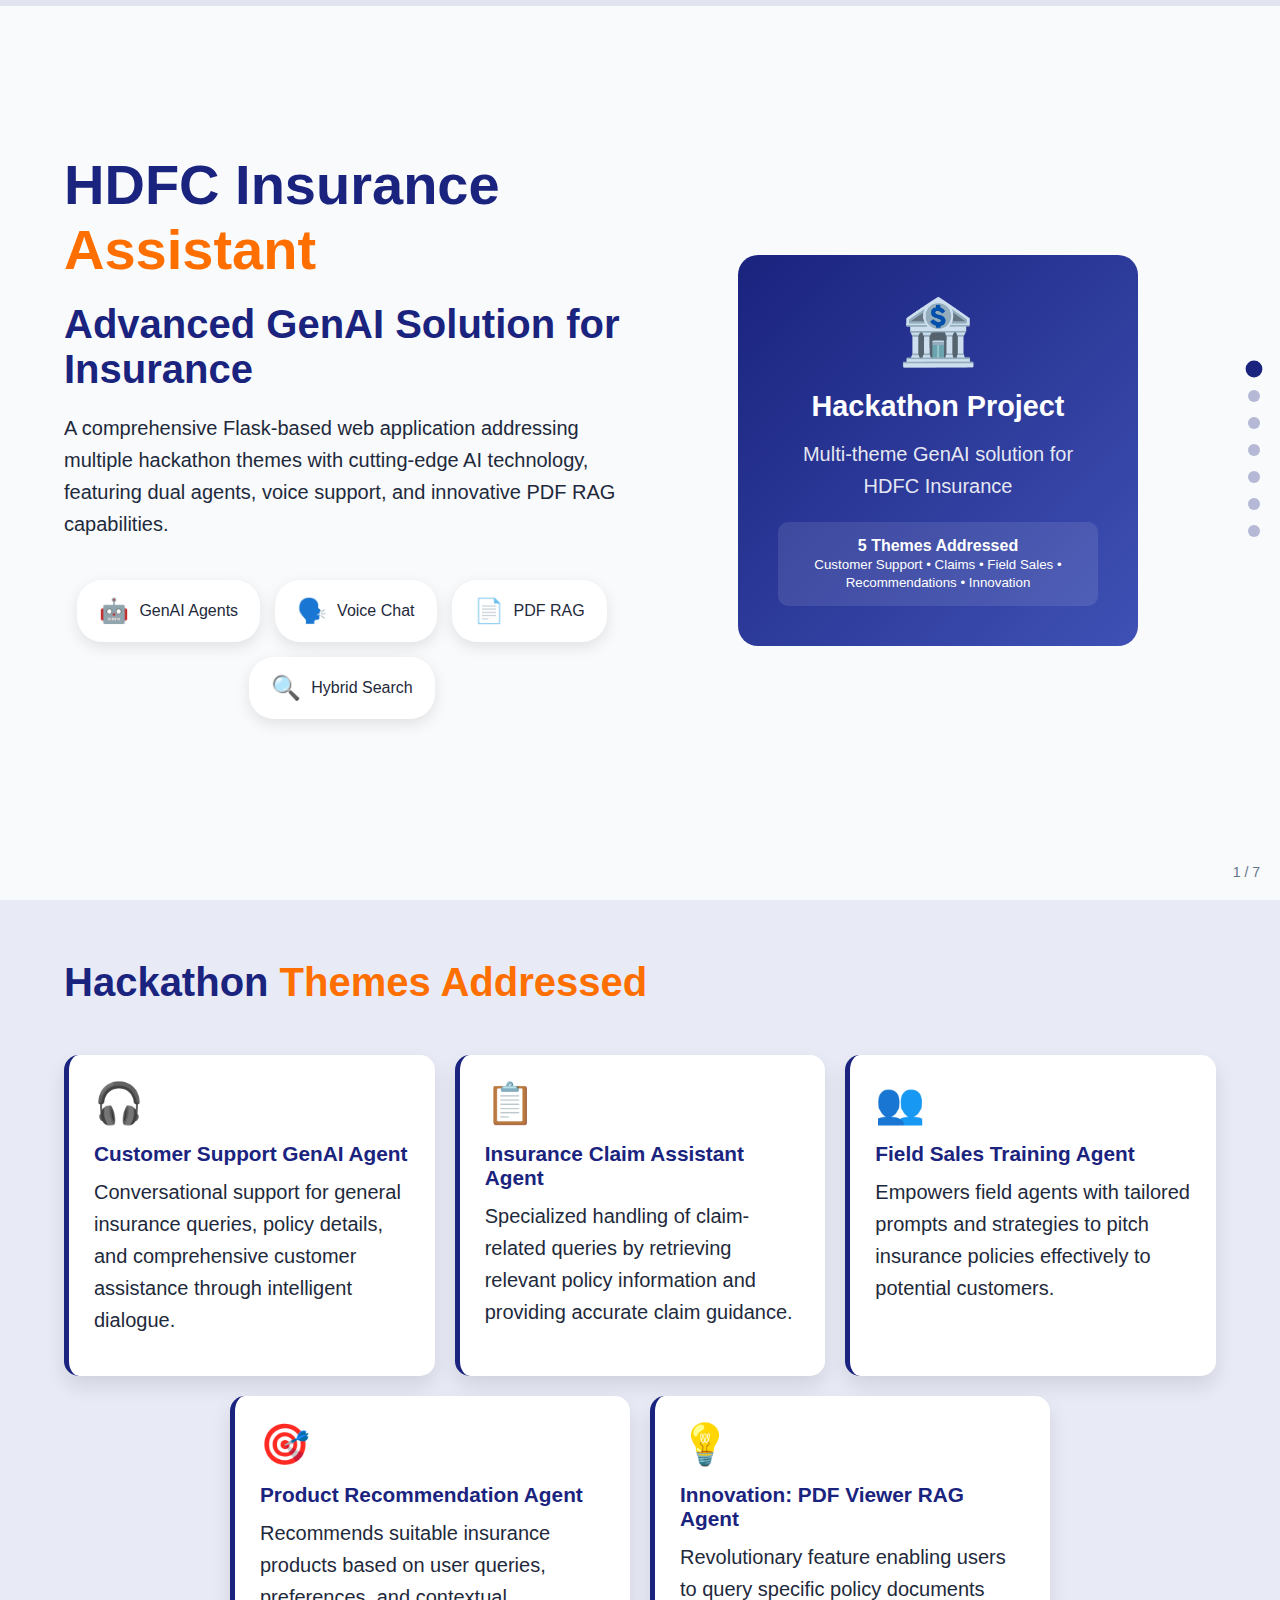
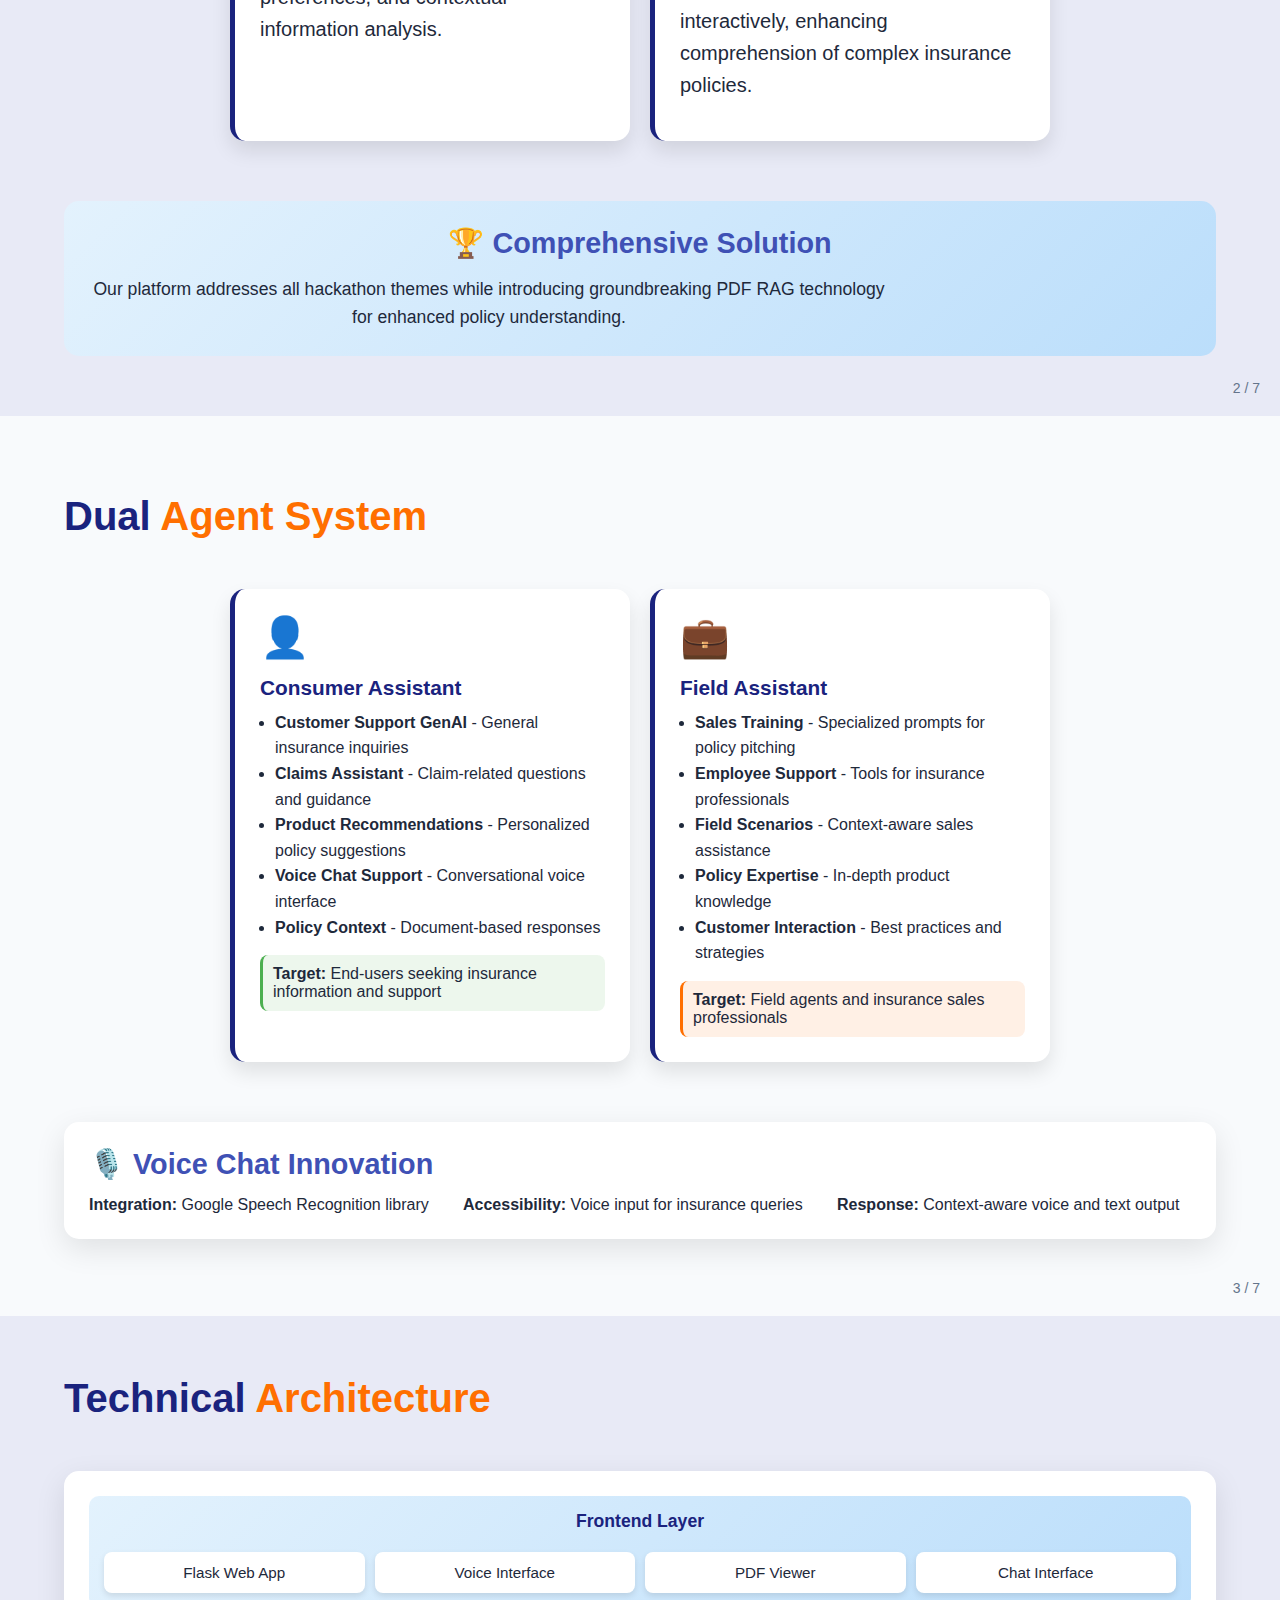
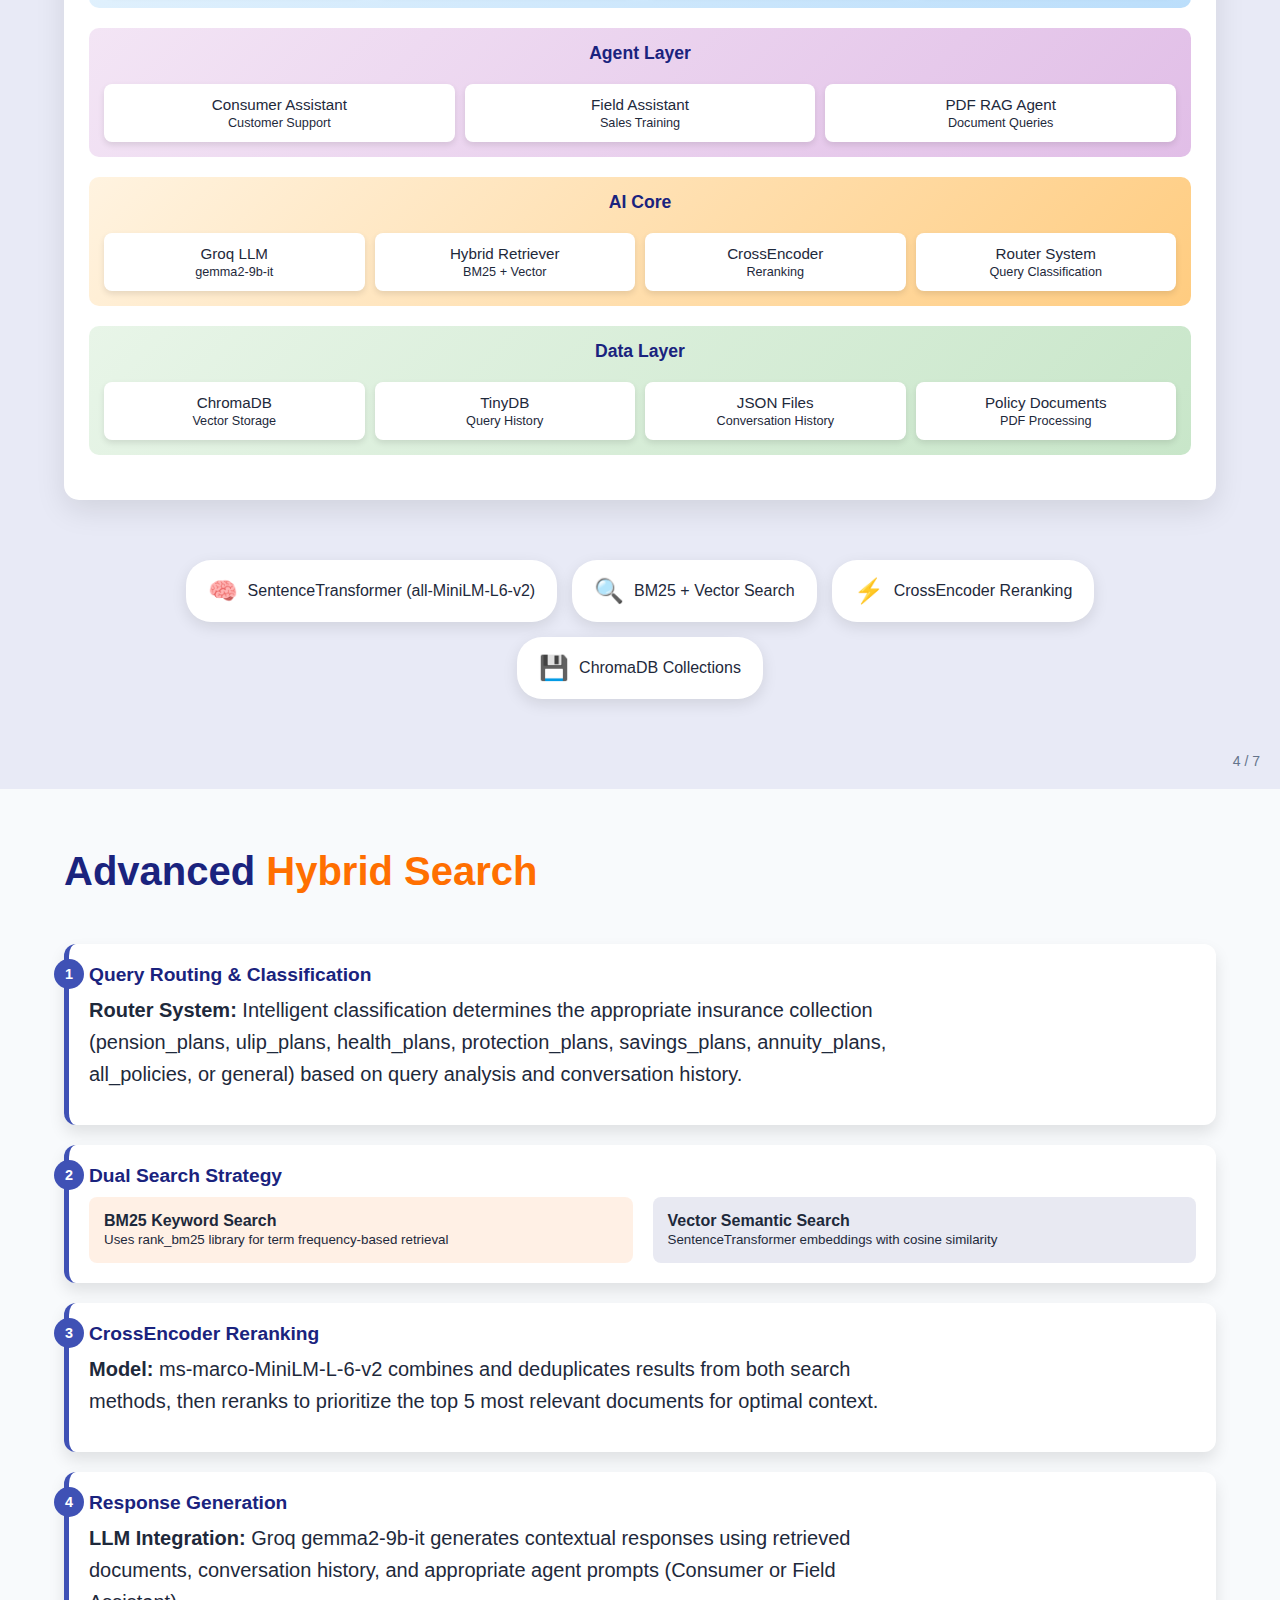
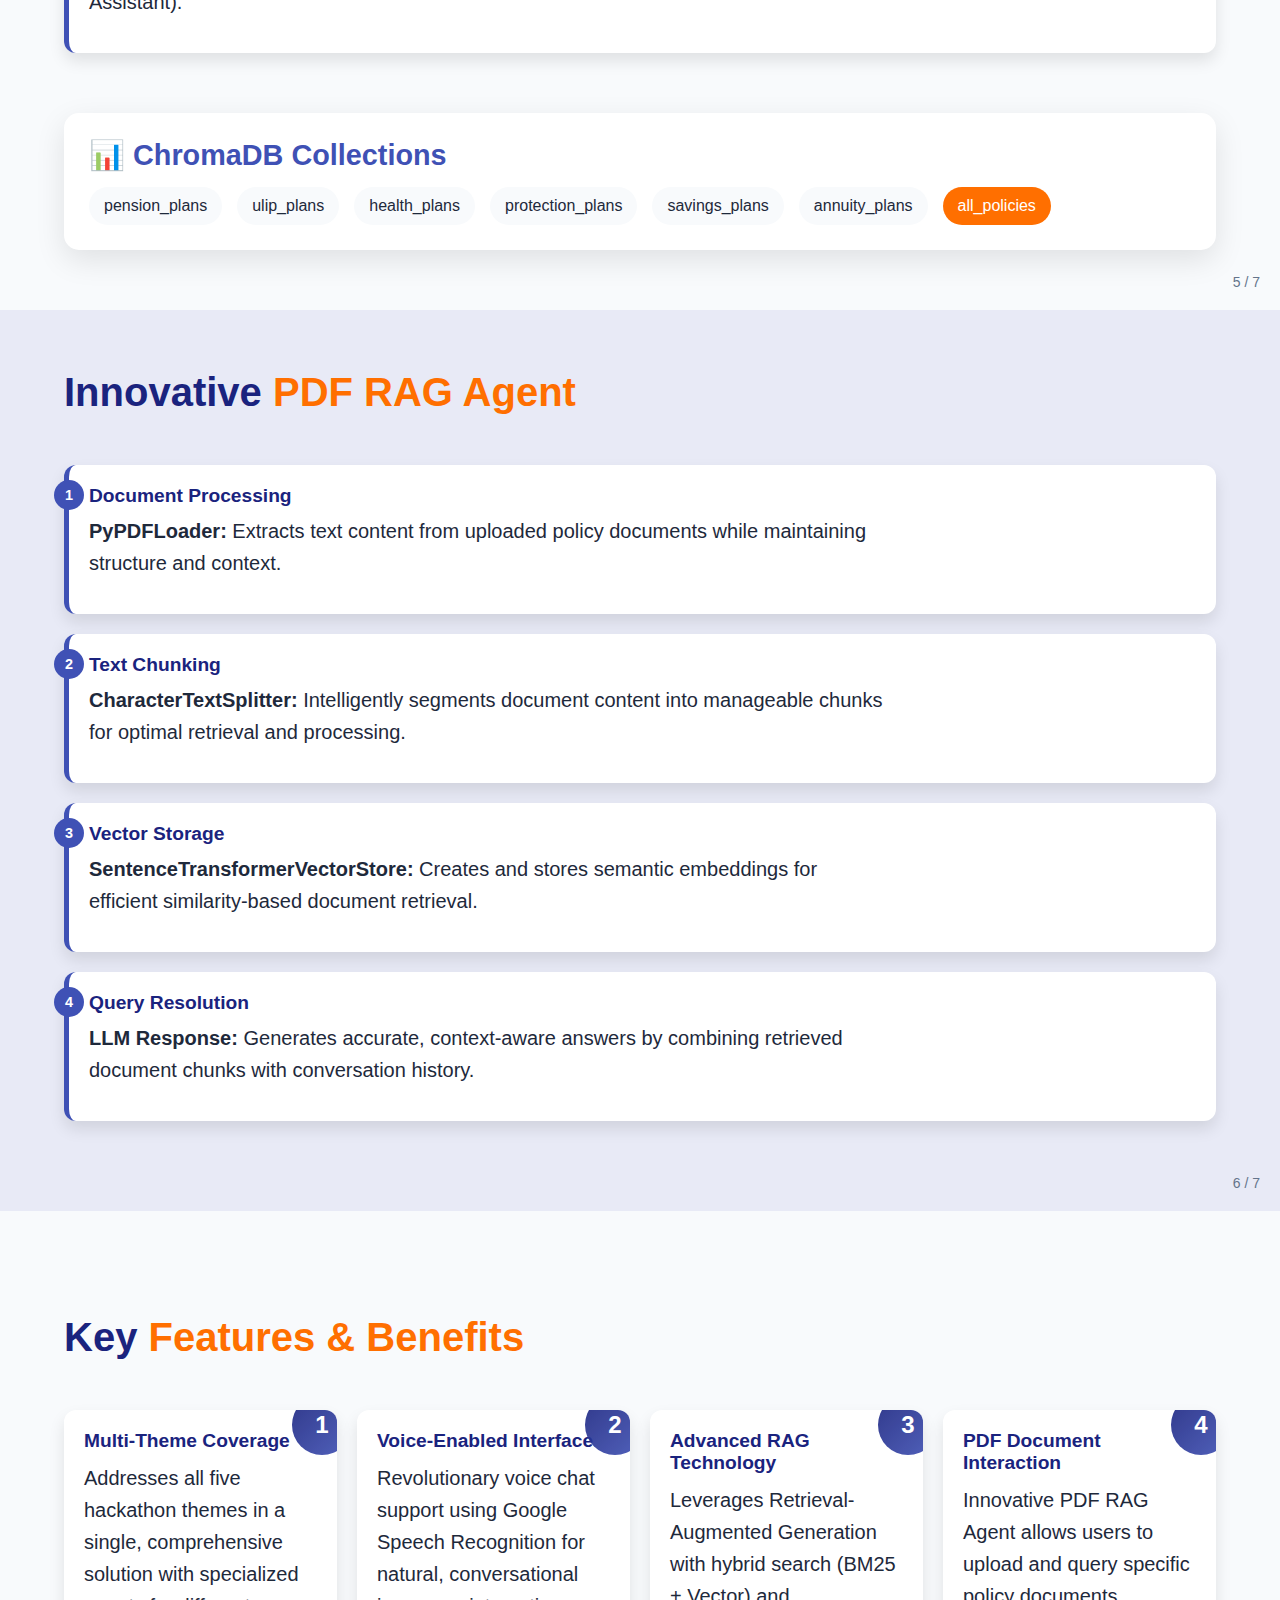
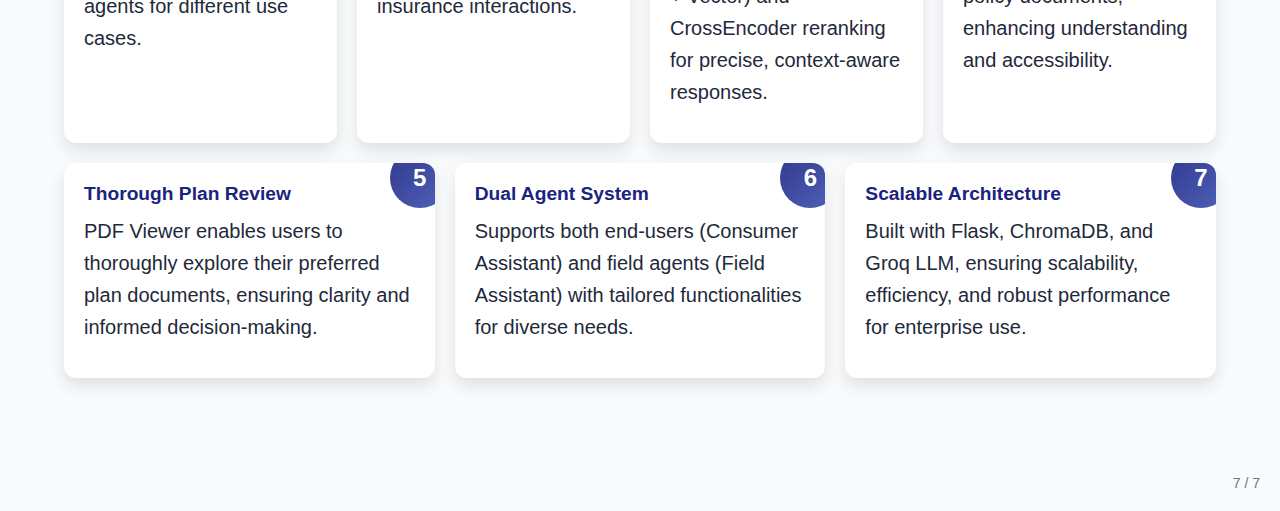
<file: templates/For_ppt_ignore_this.html>
<!DOCTYPE html>
<html lang="en">
<head>
  <meta charset="UTF-8" />
  <meta name="viewport" content="width=device-width, initial-scale=1.0" />
  <meta name="description" content="HDFC Insurance Assistant: Advanced GenAI solution addressing multiple hackathon themes with RAG technology and voice support." />
  <title>HDFC Insurance Assistant - Hackathon Solution</title>
  <style>
    :root {
      --primary-color: #1a237e;
      --secondary-color: #3f51b5;
      --accent-color: #ff6f00;
      --text-color: #1e293b;
      --bg-light: #f8fafc;
      --bg-dark: #e8eaf6;
      --success-color: #4caf50;
      --shadow: rgba(0, 0, 0, 0.1);
    }

    * {
      margin: 0;
      padding: 0;
      box-sizing: border-box;
      font-family: 'Segoe UI', Tahoma, Geneva, Verdana, sans-serif;
    }

    html {
      scroll-behavior: smooth;
    }

    body {
      background-color: var(--bg-light);
      color: var(--text-color);
      overflow-x: hidden;
    }

    .slide {
      min-height: 100vh;
      padding: 60px 5%;
      display: flex;
      flex-direction: column;
      justify-content: center;
      position: relative;
      scroll-snap-align: start;
    }

    .slide:nth-child(odd) {
      background-color: var(--bg-light);
    }

    .slide:nth-child(even) {
      background-color: var(--bg-dark);
    }

    h1, h2 {
      color: var(--primary-color);
      margin-bottom: 20px;
    }

    h1 {
      font-size: 3.5rem;
      font-weight: 700;
    }

    h2 {
      font-size: 2.5rem;
      font-weight: 600;
    }

    h3 {
      font-size: 1.8rem;
      font-weight: 600;
      color: var(--secondary-color);
      margin-bottom: 15px;
    }

    p {
      font-size: 1.25rem;
      line-height: 1.6;
      margin-bottom: 15px;
      max-width: 800px;
    }

    .accent {
      color: var(--accent-color);
    }

    .container {
      display: flex;
      justify-content: space-between;
      align-items: center;
      flex-wrap: wrap;
      gap: 40px;
    }

    .content {
      flex: 1;
      min-width: 300px;
    }

    .visual {
      flex: 1;
      min-width: 300px;
      display: flex;
      justify-content: center;
    }

    /* Feature Cards */
    .features {
      display: flex;
      flex-wrap: wrap;
      gap: 20px;
      justify-content: center;
      margin: 30px 0;
    }

    .feature-card {
      background: white;
      padding: 25px;
      border-radius: 15px;
      box-shadow: 0 10px 20px var(--shadow);
      flex: 1;
      min-width: 280px;
      max-width: 400px;
      transition: transform 0.3s ease;
      border-left: 5px solid var(--primary-color);
    }

    .feature-card:hover {
      transform: translateY(-5px);
    }

    .feature-icon {
      font-size: 40px;
      color: var(--accent-color);
      margin-bottom: 15px;
    }

    .feature-title {
      font-size: 1.3rem;
      font-weight: 600;
      margin-bottom: 10px;
      color: var(--primary-color);
    }

    /* Architecture Diagram */
    .architecture {
      background: white;
      border-radius: 15px;
      padding: 25px;
      box-shadow: 0 10px 30px var(--shadow);
      margin: 30px 0;
    }

    .arch-layer {
      display: flex;
      margin-bottom: 20px;
      justify-content: space-between;
      padding: 15px;
      border-radius: 10px;
      flex-wrap: wrap;
      gap: 10px;
    }

    .arch-layer.frontend {
      background: linear-gradient(135deg, #e3f2fd, #bbdefb);
    }

    .arch-layer.agents {
      background: linear-gradient(135deg, #f3e5f5, #e1bee7);
    }

    .arch-layer.core {
      background: linear-gradient(135deg, #fff3e0, #ffcc80);
    }

    .arch-layer.data {
      background: linear-gradient(135deg, #e8f5e8, #c8e6c9);
    }

    .arch-component {
      background: white;
      padding: 12px 18px;
      border-radius: 8px;
      text-align: center;
      box-shadow: 0 3px 6px rgba(0,0,0,0.1);
      flex: 1;
      min-width: 150px;
      font-size: 0.95rem;
      font-weight: 500;
    }

    .arch-title {
      font-weight: bold;
      margin-bottom: 10px;
      color: var(--primary-color);
      width: 100%;
      text-align: center;
      font-size: 1.1rem;
    }

    /* Workflow Steps */
    .workflow {
      display: flex;
      flex-direction: column;
      gap: 20px;
      margin: 30px 0;
    }

    .workflow-step {
      background: white;
      padding: 20px;
      border-radius: 12px;
      box-shadow: 0 8px 16px var(--shadow);
      border-left: 5px solid var(--secondary-color);
      position: relative;
    }

    .workflow-step::before {
      content: attr(data-step);
      position: absolute;
      left: -15px;
      top: 15px;
      background: var(--secondary-color);
      color: white;
      width: 30px;
      height: 30px;
      border-radius: 50%;
      display: flex;
      align-items: center;
      justify-content: center;
      font-weight: bold;
      font-size: 0.9rem;
    }

    .step-title {
      font-size: 1.2rem;
      font-weight: 600;
      color: var(--primary-color);
      margin-bottom: 8px;
    }

    /* Tech Stack */
    .tech-stack {
      display: flex;
      flex-wrap: wrap;
      gap: 15px;
      margin: 30px 0;
      justify-content: center;
    }

    .tech-item {
      background: white;
      padding: 15px 20px;
      border-radius: 25px;
      box-shadow: 0 5px 15px var(--shadow);
      display: flex;
      align-items: center;
      gap: 10px;
      font-weight: 500;
      border: 2px solid transparent;
      transition: all 0.3s ease;
    }

    .tech-item:hover {
      border-color: var(--accent-color);
      transform: translateY(-2px);
    }

    .tech-icon {
      font-size: 1.5rem;
    }

    /* Benefits */
    .benefits {
      display: flex;
      flex-wrap: wrap;
      gap: 20px;
      margin: 30px 0;
    }

    .benefit {
      background: white;
      padding: 20px;
      border-radius: 12px;
      box-shadow: 0 8px 16px var(--shadow);
      flex: 1;
      min-width: 250px;
      position: relative;
      overflow: hidden;
    }

    .benefit-number {
      position: absolute;
      top: -15px;
      right: -15px;
      width: 60px;
      height: 60px;
      border-radius: 50%;
      background: linear-gradient(135deg, var(--primary-color), var(--secondary-color));
      color: white;
      display: flex;
      align-items: center;
      justify-content: center;
      font-size: 24px;
      font-weight: bold;
      opacity: 0.9;
    }

    .benefit-title {
      font-size: 1.2rem;
      font-weight: 600;
      margin-bottom: 10px;
      color: var(--primary-color);
    }

    /* Progress Bar */
    .progress-container {
      position: fixed;
      top: 0;
      z-index: 1000;
      width: 100%;
      height: 6px;
      background: rgba(26, 35, 126, 0.1);
    }

    .progress-bar {
      height: 6px;
      background: var(--primary-color);
      width: 0%;
      transition: width 0.3s ease;
    }

    /* Navigation Dots */
    .nav-dots {
      position: fixed;
      right: 20px;
      top: 50%;
      transform: translateY(-50%);
      display: flex;
      flex-direction: column;
      gap: 15px;
      z-index: 100;
    }

    .nav-dot {
      width: 12px;
      height: 12px;
      border-radius: 50%;
      background-color: rgba(26, 35, 126, 0.3);
      cursor: pointer;
      transition: all 0.3s ease;
    }

    .nav-dot.active {
      background-color: var(--primary-color);
      transform: scale(1.4);
    }

    .page-number {
      position: absolute;
      bottom: 20px;
      right: 20px;
      font-size: 14px;
      color: #64748b;
    }

    /* Animations */
    @keyframes fadeInUp {
      from {
        opacity: 0;
        transform: translateY(30px);
      }
      to {
        opacity: 1;
        transform: translateY(0);
      }
    }

    .slide.visible {
      animation: fadeInUp 0.6s ease-out;
    }

    /* Responsive Design */
    @media (max-width: 768px) {
      h1 {
        font-size: 2.5rem;
      }

      h2 {
        font-size: 2rem;
      }

      .slide {
        padding: 40px 3%;
      }

      .nav-dots {
        display: none;
      }

      .container {
        flex-direction: column;
      }

      .tech-stack {
        justify-content: flex-start;
      }

      .arch-layer {
        flex-direction: column;
      }
    }
  </style>
</head>
<body>
  <!-- Progress Bar -->
  <div class="progress-container">
    <div class="progress-bar" id="progressBar"></div>
  </div>

  <!-- Navigation Dots -->
  <div class="nav-dots">
    <div class="nav-dot active" data-slide="0"></div>
    <div class="nav-dot" data-slide="1"></div>
    <div class="nav-dot" data-slide="2"></div>
    <div class="nav-dot" data-slide="3"></div>
    <div class="nav-dot" data-slide="4"></div>
    <div class="nav-dot" data-slide="5"></div>
    <div class="nav-dot" data-slide="6"></div>
  </div>

  <!-- Title Slide -->
  <section class="slide" id="title">
    <div class="container">
      <div class="content">
        <h1>HDFC Insurance <span class="accent">Assistant</span></h1>
        <h2>Advanced GenAI Solution for Insurance</h2>
        
        <p>
          A comprehensive Flask-based web application addressing multiple hackathon themes with cutting-edge AI technology, featuring dual agents, voice support, and innovative PDF RAG capabilities.
        </p>
        
        <div class="tech-stack" style="margin-top: 40px;">
          <div class="tech-item">
            <span class="tech-icon">🤖</span>
            <span>GenAI Agents</span>
          </div>
          <div class="tech-item">
            <span class="tech-icon">🗣️</span>
            <span>Voice Chat</span>
          </div>
          <div class="tech-item">
            <span class="tech-icon">📄</span>
            <span>PDF RAG</span>
          </div>
          <div class="tech-item">
            <span class="tech-icon">🔍</span>
            <span>Hybrid Search</span>
          </div>
        </div>
      </div>
      
      <div class="visual">
        <div style="background: linear-gradient(135deg, var(--primary-color), var(--secondary-color)); border-radius: 20px; padding: 40px; color: white; text-align: center; max-width: 400px;">
          <div style="font-size: 4rem; margin-bottom: 20px;">🏦</div>
          <h3 style="color: white; margin-bottom: 15px;">Hackathon Project</h3>
          <p style="margin-bottom: 20px; color: rgba(255,255,255,0.9);">Multi-theme GenAI solution for HDFC Insurance</p>
          <div style="background: rgba(255,255,255,0.1); padding: 15px; border-radius: 10px;">
            <strong>5 Themes Addressed</strong><br>
            <small>Customer Support • Claims • Field Sales • Recommendations • Innovation</small>
          </div>
        </div>
      </div>
    </div>
    
    <span class="page-number">1 / 7</span>
  </section>

  <!-- Hackathon Themes -->
  <section class="slide" id="themes">
    <h2>Hackathon <span class="accent">Themes Addressed</span></h2>
    
    <div class="features">
      <div class="feature-card">
        <div class="feature-icon">🎧</div>
        <div class="feature-title">Customer Support GenAI Agent</div>
        <p>Conversational support for general insurance queries, policy details, and comprehensive customer assistance through intelligent dialogue.</p>
      </div>
      
      <div class="feature-card">
        <div class="feature-icon">📋</div>
        <div class="feature-title">Insurance Claim Assistant Agent</div>
        <p>Specialized handling of claim-related queries by retrieving relevant policy information and providing accurate claim guidance.</p>
      </div>
      
      <div class="feature-card">
        <div class="feature-icon">👥</div>
        <div class="feature-title">Field Sales Training Agent</div>
        <p>Empowers field agents with tailored prompts and strategies to pitch insurance policies effectively to potential customers.</p>
      </div>
      
      <div class="feature-card">
        <div class="feature-icon">🎯</div>
        <div class="feature-title">Product Recommendation Agent</div>
        <p>Recommends suitable insurance products based on user queries, preferences, and contextual information analysis.</p>
      </div>
      
      <div class="feature-card">
        <div class="feature-icon">💡</div>
        <div class="feature-title">Innovation: PDF Viewer RAG Agent</div>
        <p>Revolutionary feature enabling users to query specific policy documents interactively, enhancing comprehension of complex insurance policies.</p>
      </div>
    </div>
    
    <div style="background: linear-gradient(135deg, #e3f2fd, #bbdefb); padding: 25px; border-radius: 15px; margin-top: 30px; text-align: center;">
      <h3>🏆 Comprehensive Solution</h3>
      <p style="margin: 10px 0 0; font-size: 1.1rem;">Our platform addresses all hackathon themes while introducing groundbreaking PDF RAG technology for enhanced policy understanding.</p>
    </div>
    
    <span class="page-number">2 / 7</span>
  </section>

  <!-- Dual Agent System -->
  <section class="slide" id="agents">
    <h2>Dual <span class="accent">Agent System</span></h2>
    
    <div class="container">
      <div class="content">
        <div class="features">
          <div class="feature-card">
            <div class="feature-icon">👤</div>
            <div class="feature-title">Consumer Assistant</div>
            <ul style="margin-left: 15px; text-align: left; line-height: 1.6;">
              <li><strong>Customer Support GenAI</strong> - General insurance inquiries</li>
              <li><strong>Claims Assistant</strong> - Claim-related questions and guidance</li>
              <li><strong>Product Recommendations</strong> - Personalized policy suggestions</li>
              <li><strong>Voice Chat Support</strong> - Conversational voice interface</li>
              <li><strong>Policy Context</strong> - Document-based responses</li>
            </ul>
            <div style="margin-top: 15px; padding: 10px; background: rgba(76, 175, 80, 0.1); border-radius: 8px; border-left: 3px solid var(--success-color);">
              <strong>Target:</strong> End-users seeking insurance information and support
            </div>
          </div>
          
          <div class="feature-card">
            <div class="feature-icon">💼</div>
            <div class="feature-title">Field Assistant</div>
            <ul style="margin-left: 15px; text-align: left; line-height: 1.6;">
              <li><strong>Sales Training</strong> - Specialized prompts for policy pitching</li>
              <li><strong>Employee Support</strong> - Tools for insurance professionals</li>
              <li><strong>Field Scenarios</strong> - Context-aware sales assistance</li>
              <li><strong>Policy Expertise</strong> - In-depth product knowledge</li>
              <li><strong>Customer Interaction</strong> - Best practices and strategies</li>
            </ul>
            <div style="margin-top: 15px; padding: 10px; background: rgba(255, 111, 0, 0.1); border-radius: 8px; border-left: 3px solid var(--accent-color);">
              <strong>Target:</strong> Field agents and insurance sales professionals
            </div>
          </div>
        </div>
      </div>
    </div>
    
    <div style="background: white; padding: 25px; border-radius: 15px; margin-top: 30px; box-shadow: 0 10px 30px var(--shadow);">
      <h3>🎙️ Voice Chat Innovation</h3>
      <div style="display: flex; flex-wrap: wrap; gap: 20px; margin-top: 15px;">
        <div style="flex: 1; min-width: 200px;">
          <strong>Integration:</strong> Google Speech Recognition library
        </div>
        <div style="flex: 1; min-width: 200px;">
          <strong>Accessibility:</strong> Voice input for insurance queries
        </div>
        <div style="flex: 1; min-width: 200px;">
          <strong>Response:</strong> Context-aware voice and text output
        </div>
      </div>
    </div>
    
    <span class="page-number">3 / 7</span>
  </section>

  <!-- Technical Architecture -->
  <section class="slide" id="architecture">
    <h2>Technical <span class="accent">Architecture</span></h2>
    
    <div class="architecture">
      <div class="arch-layer frontend">
        <div class="arch-title">Frontend Layer</div>
        <div class="arch-component">Flask Web App</div>
        <div class="arch-component">Voice Interface</div>
        <div class="arch-component">PDF Viewer</div>
        <div class="arch-component">Chat Interface</div>
      </div>
      
      <div class="arch-layer agents">
        <div class="arch-title">Agent Layer</div>
        <div class="arch-component">Consumer Assistant<br><small>Customer Support</small></div>
        <div class="arch-component">Field Assistant<br><small>Sales Training</small></div>
        <div class="arch-component">PDF RAG Agent<br><small>Document Queries</small></div>
      </div>
      
      <div class="arch-layer core">
        <div class="arch-title">AI Core</div>
        <div class="arch-component">Groq LLM<br><small>gemma2-9b-it</small></div>
        <div class="arch-component">Hybrid Retriever<br><small>BM25 + Vector</small></div>
        <div class="arch-component">CrossEncoder<br><small>Reranking</small></div>
        <div class="arch-component">Router System<br><small>Query Classification</small></div>
      </div>
      
      <div class="arch-layer data">
        <div class="arch-title">Data Layer</div>
        <div class="arch-component">ChromaDB<br><small>Vector Storage</small></div>
        <div class="arch-component">TinyDB<br><small>Query History</small></div>
        <div class="arch-component">JSON Files<br><small>Conversation History</small></div>
        <div class="arch-component">Policy Documents<br><small>PDF Processing</small></div>
      </div>
    </div>
    
    <div class="tech-stack">
      <div class="tech-item">
        <span class="tech-icon">🧠</span>
        <span>SentenceTransformer (all-MiniLM-L6-v2)</span>
      </div>
      <div class="tech-item">
        <span class="tech-icon">🔍</span>
        <span>BM25 + Vector Search</span>
      </div>
      <div class="tech-item">
        <span class="tech-icon">⚡</span>
        <span>CrossEncoder Reranking</span>
      </div>
      <div class="tech-item">
        <span class="tech-icon">💾</span>
        <span>ChromaDB Collections</span>
      </div>
    </div>
    
    <span class="page-number">4 / 7</span>
  </section>

  <!-- Hybrid Search System -->
  <section class="slide" id="search">
    <h2>Advanced <span class="accent">Hybrid Search</span></h2>
    
    <div class="workflow">
      <div class="workflow-step" data-step="1">
        <div class="step-title">Query Routing & Classification</div>
        <p><strong>Router System:</strong> Intelligent classification determines the appropriate insurance collection (pension_plans, ulip_plans, health_plans, protection_plans, savings_plans, annuity_plans, all_policies, or general) based on query analysis and conversation history.</p>
      </div>
      
      <div class="workflow-step" data-step="2">
        <div class="step-title">Dual Search Strategy</div>
        <div style="display: flex; gap: 20px; margin-top: 10px; flex-wrap: wrap;">
          <div style="flex: 1; min-width: 200px; background: rgba(255, 111, 0, 0.1); padding: 15px; border-radius: 8px;">
            <strong>BM25 Keyword Search</strong><br>
            <small>Uses rank_bm25 library for term frequency-based retrieval</small>
          </div>
          <div style="flex: 1; min-width: 200px; background: rgba(26, 35, 126, 0.1); padding: 15px; border-radius: 8px;">
            <strong>Vector Semantic Search</strong><br>
            <small>SentenceTransformer embeddings with cosine similarity</small>
          </div>
        </div>
      </div>
      
      <div class="workflow-step" data-step="3">
        <div class="step-title">CrossEncoder Reranking</div>
        <p><strong>Model:</strong> ms-marco-MiniLM-L-6-v2 combines and deduplicates results from both search methods, then reranks to prioritize the top 5 most relevant documents for optimal context.</p>
      </div>
      
      <div class="workflow-step" data-step="4">
        <div class="step-title">Response Generation</div>
        <p><strong>LLM Integration:</strong> Groq gemma2-9b-it generates contextual responses using retrieved documents, conversation history, and appropriate agent prompts (Consumer or Field Assistant).</p>
      </div>
    </div>
    
    <div style="background: white; padding: 25px; border-radius: 15px; margin-top: 30px; box-shadow: 0 10px 30px var(--shadow);">
      <h3>📊 ChromaDB Collections</h3>
      <div style="display: flex; flex-wrap: wrap; gap: 15px; margin-top: 15px;">
        <div style="background: var(--bg-light); padding: 10px 15px; border-radius: 20px; font-weight: 500;">pension_plans</div>
        <div style="background: var(--bg-light); padding: 10px 15px; border-radius: 20px; font-weight: 500;">ulip_plans</div>
        <div style="background: var(--bg-light); padding: 10px 15px; border-radius: 20px; font-weight: 500;">health_plans</div>
        <div style="background: var(--bg-light); padding: 10px 15px; border-radius: 20px; font-weight: 500;">protection_plans</div>
        <div style="background: var(--bg-light); padding: 10px 15px; border-radius: 20px; font-weight: 500;">savings_plans</div>
        <div style="background: var(--bg-light); padding: 10px 15px; border-radius: 20px; font-weight: 500;">annuity_plans</div>
        <div style="background: var(--accent-color); color: white; padding: 10px 15px; border-radius: 20px; font-weight: 500;">all_policies</div>
      </div>
    </div>
    
    <span class="page-number">5 / 7</span>
  </section>

  <!-- PDF RAG Innovation -->
  <section class="slide" id="pdf-rag">
    <h2>Innovative <span class="accent">PDF RAG Agent</span></h2>
    
    <div class="workflow">
      <div class="workflow-step" data-step="1">
        <div class="step-title">Document Processing</div>
        <p><strong>PyPDFLoader:</strong> Extracts text content from uploaded policy documents while maintaining structure and context.</p>
      </div>
      
      <div class="workflow-step" data-step="2">
        <div class="step-title">Text Chunking</div>
        <p><strong>CharacterTextSplitter:</strong> Intelligently segments document content into manageable chunks for optimal retrieval and processing.</p>
      </div>
      
      <div class="workflow-step" data-step="3">
        <div class="step-title">Vector Storage</div>
        <p><strong>SentenceTransformerVectorStore:</strong> Creates and stores semantic embeddings for efficient similarity-based document retrieval.</p>
      </div>
      
      <div class="workflow-step" data-step="4">
        <div class="step-title">Query Resolution</div>
        <p><strong>LLM Response:</strong> Generates accurate, context-aware answers by combining retrieved document chunks with conversation history.</p>
      </div>
    </div>
    
    <span class="page-number">6 / 7</span>
  </section>

  <!-- Key Features & Benefits -->
  <section class="slide" id="features">
    <h2>Key <span class="accent">Features & Benefits</span></h2>
    
    <div class="benefits">
      <div class="benefit">
        <div class="benefit-number">1</div>
        <div class="benefit-title">Multi-Theme Coverage</div>
        <p>Addresses all five hackathon themes in a single, comprehensive solution with specialized agents for different use cases.</p>
      </div>
      
      <div class="benefit">
        <div class="benefit-number">2</div>
        <div class="benefit-title">Voice-Enabled Interface</div>
        <p>Revolutionary voice chat support using Google Speech Recognition for natural, conversational insurance interactions.</p>
      </div>
      
      <div class="benefit">
        <div class="benefit-number">3</div>
        <div class="benefit-title">Advanced RAG Technology</div>
        <p>Leverages Retrieval-Augmented Generation with hybrid search (BM25 + Vector) and CrossEncoder reranking for precise, context-aware responses.</p>
      </div>
      
      <div class="benefit">
        <div class="benefit-number">4</div>
        <div class="benefit-title">PDF Document Interaction</div>
        <p>Innovative PDF RAG Agent allows users to upload and query specific policy documents, enhancing understanding and accessibility.</p>
      </div>
      
      <div class="benefit">
        <div class="benefit-number">5</div>
        <div class="benefit-title">Thorough Plan Review</div>
        <p>PDF Viewer enables users to thoroughly explore their preferred plan documents, ensuring clarity and informed decision-making.</p>
      </div>
      
      <div class="benefit">
        <div class="benefit-number">6</div>
        <div class="benefit-title">Dual Agent System</div>
        <p>Supports both end-users (Consumer Assistant) and field agents (Field Assistant) with tailored functionalities for diverse needs.</p>
      </div>
      
      <div class="benefit">
        <div class="benefit-number">7</div>
        <div class="benefit-title">Scalable Architecture</div>
        <p>Built with Flask, ChromaDB, and Groq LLM, ensuring scalability, efficiency, and robust performance for enterprise use.</p>
      </div>
    </div>
    
    
    <span class="page-number">7 / 7</span>
  </section>

  <script>
    // Progress Bar and Navigation Dots
    const progressBar = document.getElementById('progressBar');
    const navDots = document.querySelectorAll('.nav-dot');
    const slides = document.querySelectorAll('.slide');

    function updateProgressBar() {
      const scrollPosition = window.scrollY;
      const windowHeight = window.innerHeight;
      const documentHeight = document.documentElement.scrollHeight;
      const progress = (scrollPosition / (documentHeight - windowHeight)) * 100;
      progressBar.style.width = `${progress}%`;

      let activeSlide = 0;
      slides.forEach((slide, index) => {
        const slideTop = slide.offsetTop;
        if (scrollPosition >= slideTop - windowHeight / 2) {
          activeSlide = index;
        }
      });

      navDots.forEach((dot, index) => {
        dot.classList.toggle('active', index === activeSlide);
      });
    }

    navDots.forEach(dot => {
      dot.addEventListener('click', () => {
        const slideIndex = dot.getAttribute('data-slide');
        const slide = slides[slideIndex];
        window.scrollTo({
          top: slide.offsetTop,
          behavior: 'smooth'
        });
      });
    });

    window.addEventListener('scroll', updateProgressBar);

    // Intersection Observer for slide animations
    const observer = new IntersectionObserver((entries) => {
      entries.forEach(entry => {
        if (entry.isIntersecting) {
          entry.target.classList.add('visible');
        }
      });
    }, { threshold: 0.1 });

    slides.forEach(slide => observer.observe(slide));
  </script>
</body>
</html>
</file>
